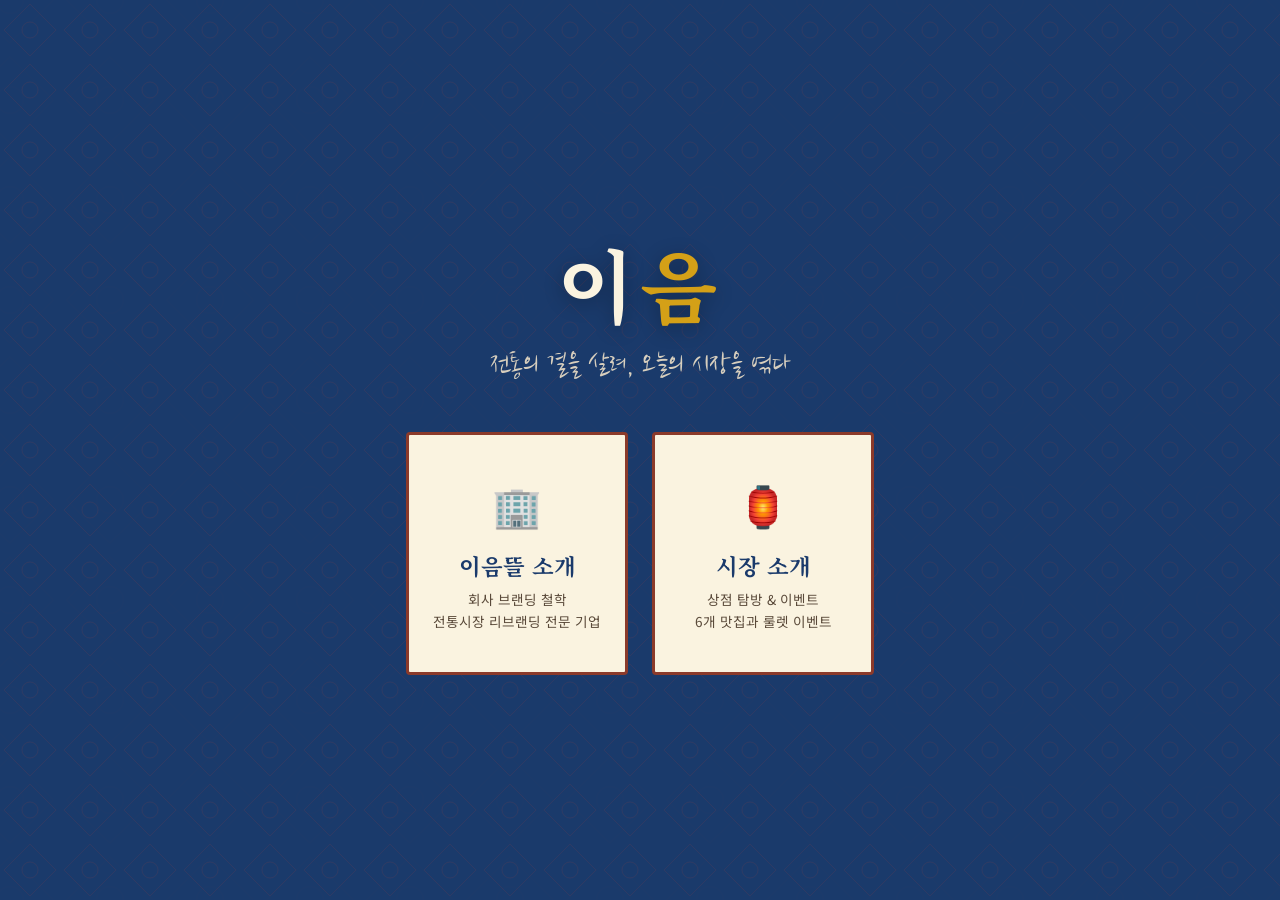
<file: 아이고/index.html>
<!DOCTYPE html>
<html lang="ko">
<head>
  <meta charset="UTF-8">
  <meta name="viewport" content="width=device-width, initial-scale=1.0">
  <title>이음 시장 — 전통과 오늘을 잇다</title>
  <meta name="description" content="이음뜰과 이음 시장. 전통시장 리브랜딩 프로젝트">
  <link rel="preconnect" href="https://fonts.googleapis.com">
  <link rel="preconnect" href="https://fonts.gstatic.com" crossorigin>
  <link href="https://fonts.googleapis.com/css2?family=Nanum+Brush+Script&family=Noto+Sans+KR:wght@400;500;700&family=Noto+Serif+KR:wght@400;700&display=swap" rel="stylesheet">
  <link rel="stylesheet" href="styles.css">
</head>
<body class="dancheong-bg">
  <div class="landing">
    <div class="landing__pattern-spin" aria-hidden="true"></div>

    <div class="landing__content">
      <h1 class="landing__logo">이<span>음</span></h1>
      <p class="landing__tagline">전통의 결을 살려, 오늘의 시장을 엮다</p>

      <div class="landing__cards">
        <a href="company.html" class="landing__card" data-transition>
          <div class="landing__card-icon">🏢</div>
          <h2 class="landing__card-title">이음뜰 소개</h2>
          <p class="landing__card-desc">회사 브랜딩 철학<br>전통시장 리브랜딩 전문 기업</p>
        </a>

        <a href="market.html" class="landing__card" data-transition>
          <div class="landing__card-icon">🏮</div>
          <h2 class="landing__card-title">시장 소개</h2>
          <p class="landing__card-desc">상점 탐방 &amp; 이벤트<br>6개 맛집과 룰렛 이벤트</p>
        </a>
      </div>
    </div>
  </div>

  <script src="js/common.js"></script>
</body>
</html>
</file>
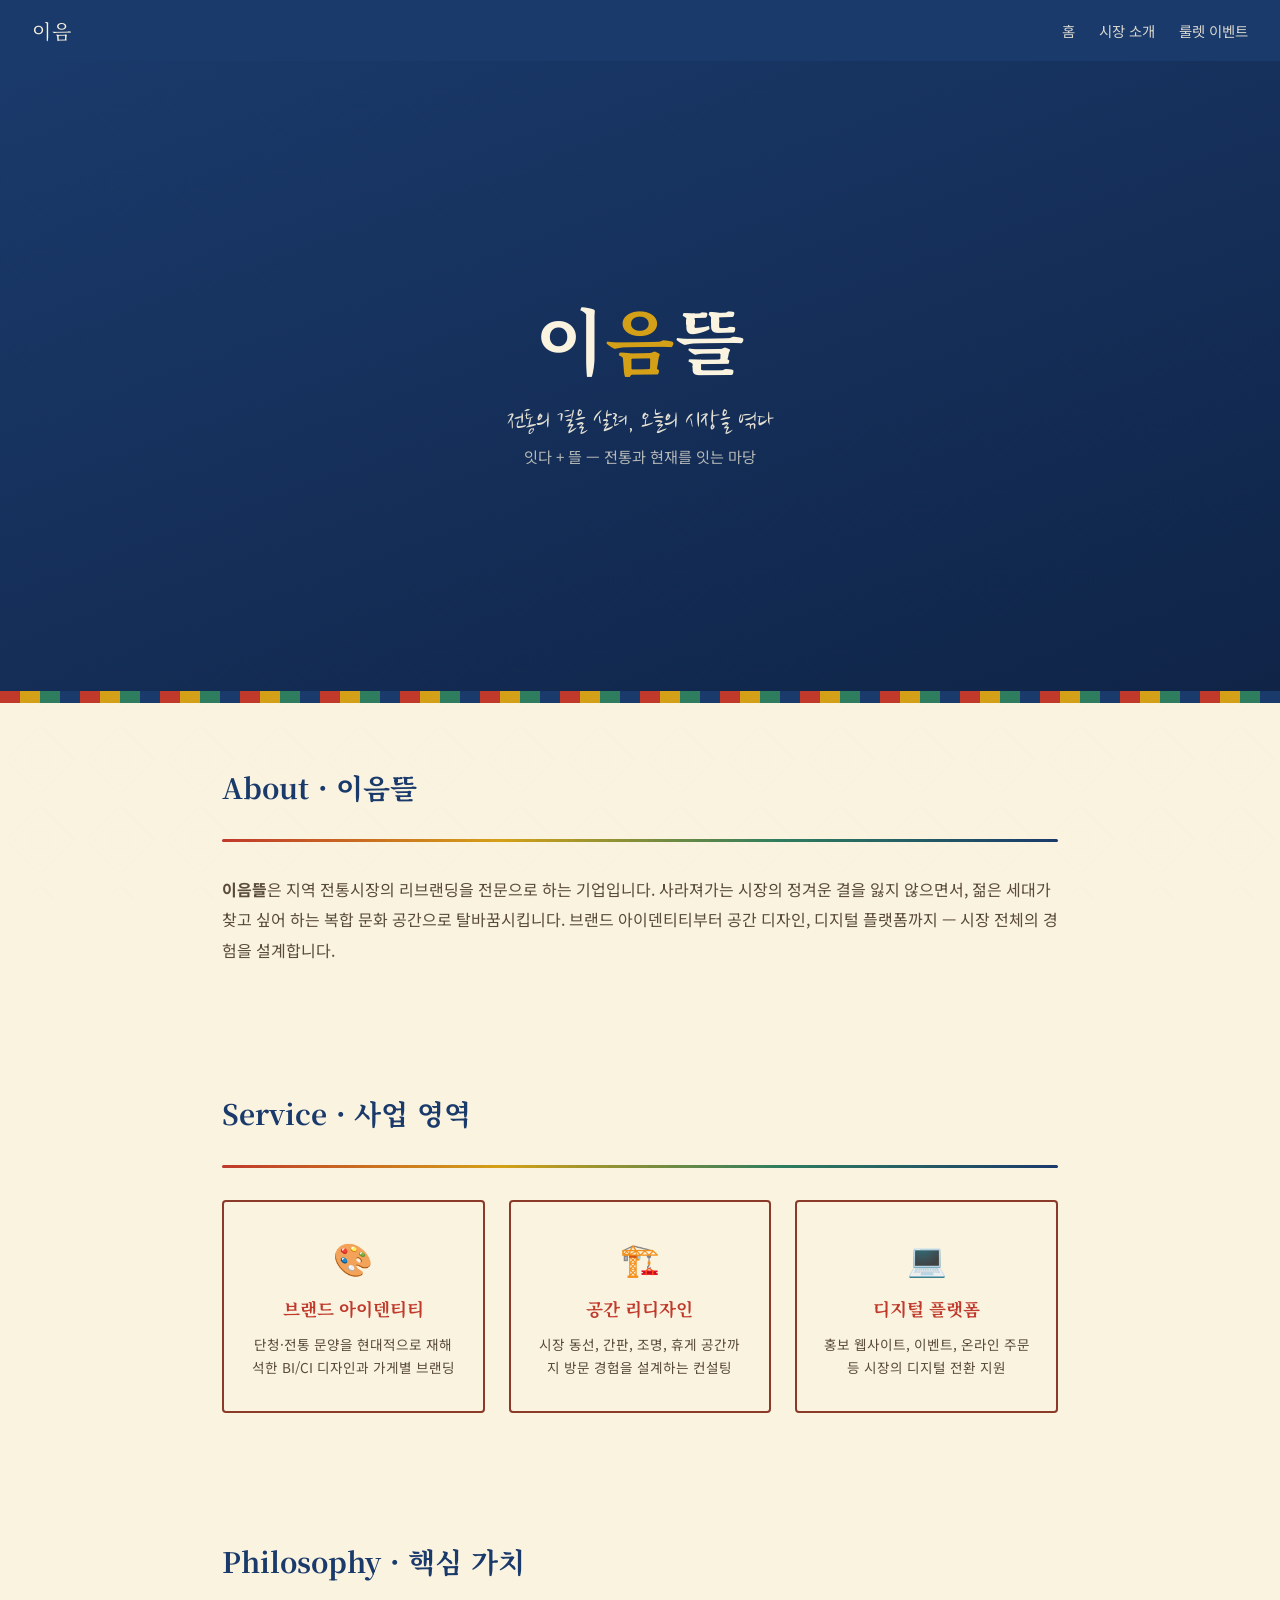
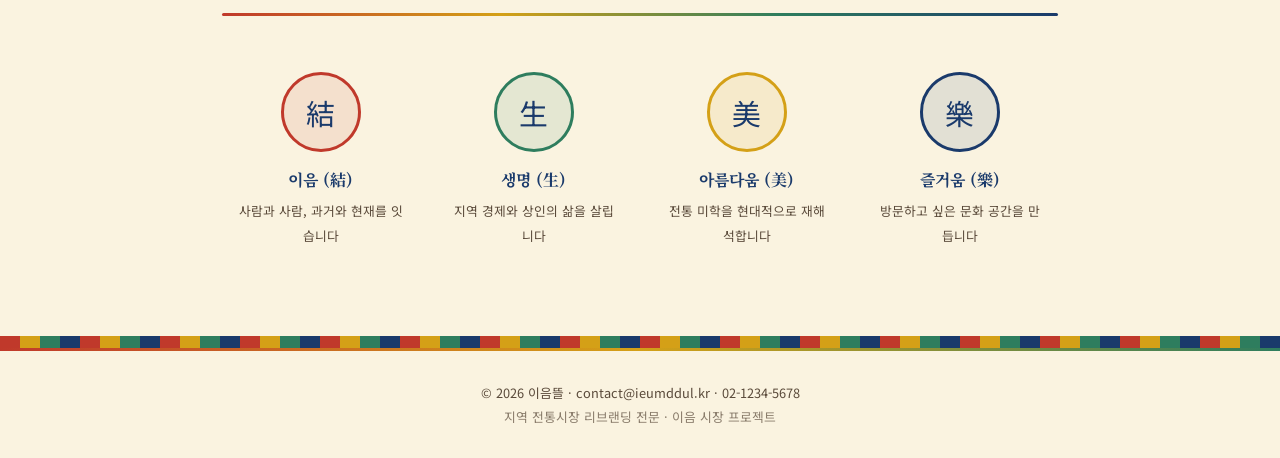
<file: 아이고/company.html>
<!DOCTYPE html>
<html lang="ko">
<head>
  <meta charset="UTF-8">
  <meta name="viewport" content="width=device-width, initial-scale=1.0">
  <title>이음뜰 — 전통시장 리브랜딩</title>
  <link rel="preconnect" href="https://fonts.googleapis.com">
  <link rel="preconnect" href="https://fonts.gstatic.com" crossorigin>
  <link href="https://fonts.googleapis.com/css2?family=Nanum+Brush+Script&family=Noto+Sans+KR:wght@400;500;700&family=Noto+Serif+KR:wght@400;700&display=swap" rel="stylesheet">
  <link rel="stylesheet" href="styles.css">
</head>
<body>
  <div class="dancheong-watermark" aria-hidden="true"></div>

  <nav class="nav">
    <a href="index.html" class="nav__logo" data-transition>이음</a>
    <div class="nav__links">
      <a href="index.html" data-transition>홈</a>
      <a href="market.html" data-transition>시장 소개</a>
      <a href="roulette.html" data-transition>룰렛 이벤트</a>
    </div>
  </nav>

  <section class="hero-company">
    <div class="hero-company__pattern" aria-hidden="true"></div>
    <div class="hero-company__content fade-in">
      <h1>이<span>음</span>뜰</h1>
      <p class="hero-company__slogan">전통의 결을 살려, 오늘의 시장을 엮다</p>
      <p class="hero-company__sub">잇다 + 뜰 — 전통과 현재를 잇는 마당</p>
    </div>
  </section>

  <div class="dancheong-band"></div>

  <section class="section fade-in">
    <h2>About · 이음뜰</h2>
    <div class="dancheong-divider"></div>
    <p>
      <strong>이음뜰</strong>은 지역 전통시장의 리브랜딩을 전문으로 하는 기업입니다.
      사라져가는 시장의 정겨운 결을 잃지 않으면서, 젊은 세대가 찾고 싶어 하는
      복합 문화 공간으로 탈바꿈시킵니다. 브랜드 아이덴티티부터 공간 디자인,
      디지털 플랫폼까지 — 시장 전체의 경험을 설계합니다.
    </p>
  </section>

  <section class="section fade-in">
    <h2>Service · 사업 영역</h2>
    <div class="dancheong-divider"></div>
    <div class="service-grid">
      <div class="service-card">
        <div class="service-card__icon">🎨</div>
        <h3>브랜드 아이덴티티</h3>
        <p>단청·전통 문양을 현대적으로 재해석한 BI/CI 디자인과 가게별 브랜딩</p>
      </div>
      <div class="service-card">
        <div class="service-card__icon">🏗️</div>
        <h3>공간 리디자인</h3>
        <p>시장 동선, 간판, 조명, 휴게 공간까지 방문 경험을 설계하는 컨설팅</p>
      </div>
      <div class="service-card">
        <div class="service-card__icon">💻</div>
        <h3>디지털 플랫폼</h3>
        <p>홍보 웹사이트, 이벤트, 온라인 주문 등 시장의 디지털 전환 지원</p>
      </div>
    </div>
  </section>

  <section class="section fade-in">
    <h2>Philosophy · 핵심 가치</h2>
    <div class="dancheong-divider"></div>
    <div class="philosophy">
      <div class="philosophy-item">
        <div class="philosophy-item__circle">結</div>
        <h4>이음 (結)</h4>
        <p>사람과 사람, 과거와 현재를 잇습니다</p>
      </div>
      <div class="philosophy-item">
        <div class="philosophy-item__circle">生</div>
        <h4>생명 (生)</h4>
        <p>지역 경제와 상인의 삶을 살립니다</p>
      </div>
      <div class="philosophy-item">
        <div class="philosophy-item__circle">美</div>
        <h4>아름다움 (美)</h4>
        <p>전통 미학을 현대적으로 재해석합니다</p>
      </div>
      <div class="philosophy-item">
        <div class="philosophy-item__circle">樂</div>
        <h4>즐거움 (樂)</h4>
        <p>방문하고 싶은 문화 공간을 만듭니다</p>
      </div>
    </div>
  </section>

  <div class="dancheong-band"></div>

  <footer class="footer">
    <p>&copy; 2026 이음뜰 · contact@ieumddul.kr · 02-1234-5678</p>
    <p class="footer__sub">지역 전통시장 리브랜딩 전문 · 이음 시장 프로젝트</p>
  </footer>

  <script src="js/common.js"></script>
</body>
</html>
</file>
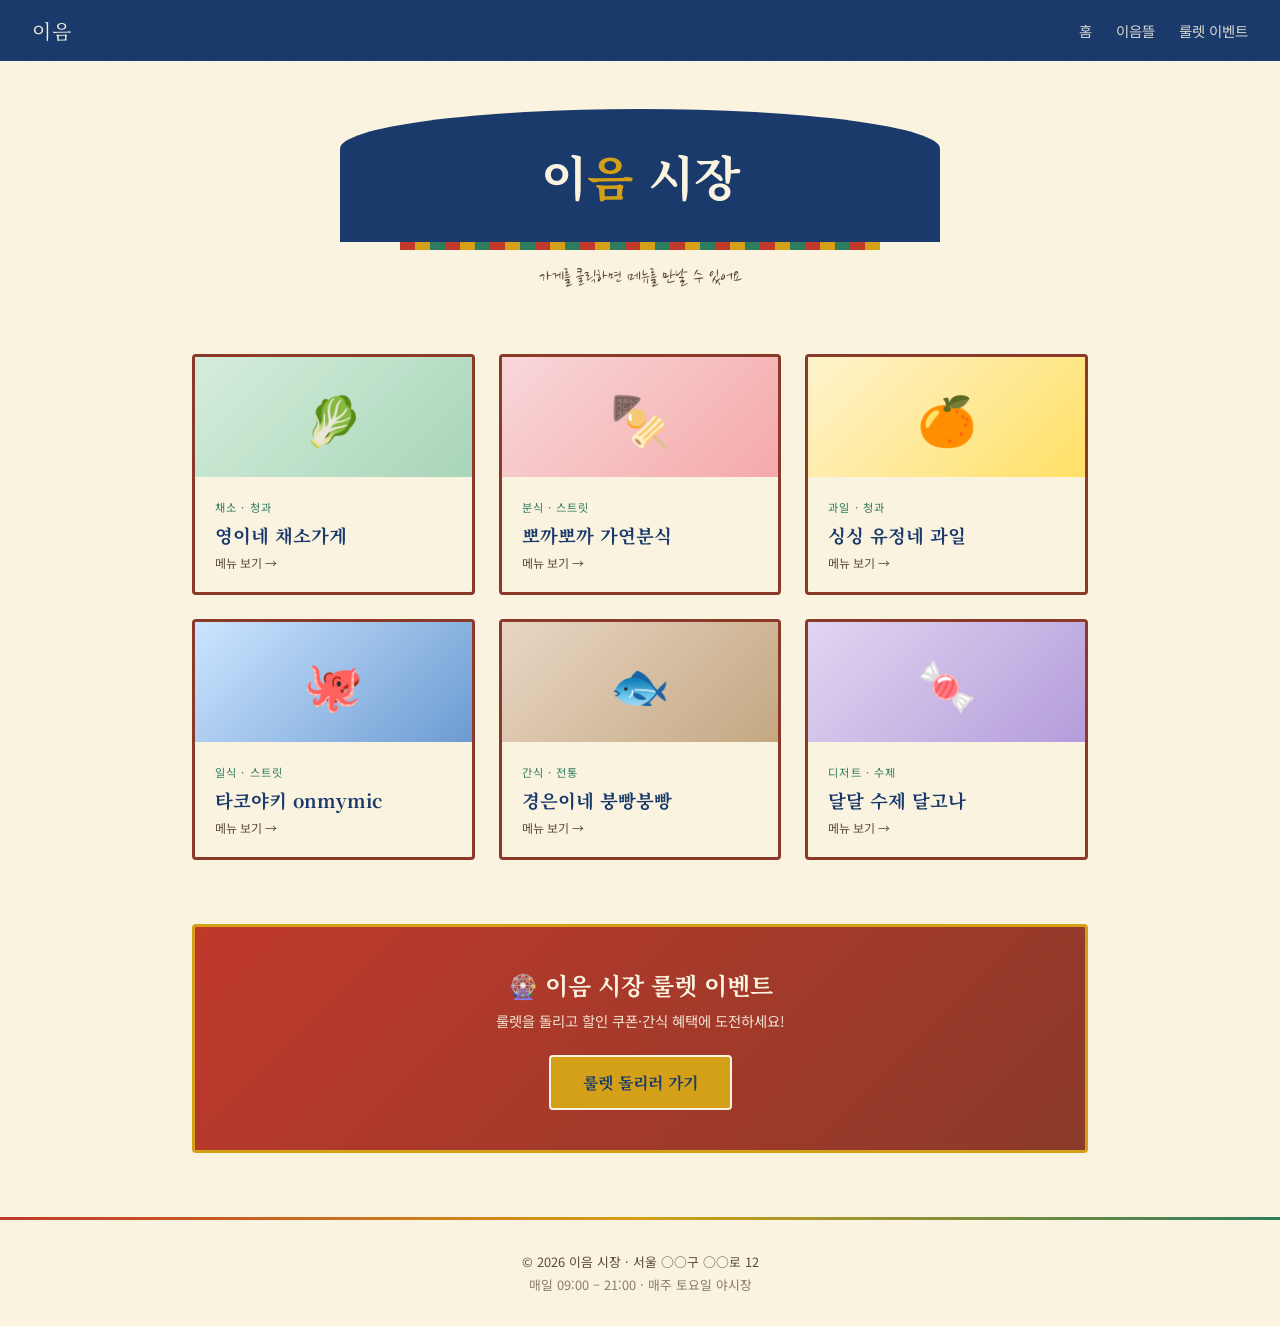
<file: 아이고/market.html>
<!DOCTYPE html>
<html lang="ko">
<head>
  <meta charset="UTF-8">
  <meta name="viewport" content="width=device-width, initial-scale=1.0">
  <title>이음 시장 — 상점 탐방</title>
  <link rel="preconnect" href="https://fonts.googleapis.com">
  <link rel="preconnect" href="https://fonts.gstatic.com" crossorigin>
  <link href="https://fonts.googleapis.com/css2?family=Nanum+Brush+Script&family=Noto+Sans+KR:wght@400;500;700&family=Noto+Serif+KR:wght@400;700&display=swap" rel="stylesheet">
  <link rel="stylesheet" href="styles.css">
</head>
<body>
  <div class="dancheong-watermark" aria-hidden="true"></div>

  <nav class="nav">
    <a href="index.html" class="nav__logo" data-transition>이음</a>
    <div class="nav__links">
      <a href="index.html" data-transition>홈</a>
      <a href="company.html" data-transition>이음뜰</a>
      <a href="roulette.html" data-transition>룰렛 이벤트</a>
    </div>
  </nav>

  <header class="market-header fade-in">
    <div class="market-header__arch">
      <h1>이<span>음</span> 시장</h1>
    </div>
    <p class="market-header__tagline">가게를 클릭하면 메뉴를 만날 수 있어요</p>
  </header>

  <main>
    <div class="shop-grid">
      <button class="shop-card shop-card--green fade-in" data-shop="vegetable">
        <div class="shop-card__visual">🥬</div>
        <div class="shop-card__body">
          <span class="shop-card__category">채소 · 청과</span>
          <h2 class="shop-card__title">영이네 채소가게</h2>
          <span class="shop-card__hint">메뉴 보기 →</span>
        </div>
      </button>

      <button class="shop-card shop-card--red fade-in" data-shop="bunsik">
        <div class="shop-card__visual">🍢</div>
        <div class="shop-card__body">
          <span class="shop-card__category">분식 · 스트릿</span>
          <h2 class="shop-card__title">뽀까뽀까 가연분식</h2>
          <span class="shop-card__hint">메뉴 보기 →</span>
        </div>
      </button>

      <button class="shop-card shop-card--yellow fade-in" data-shop="fruit">
        <div class="shop-card__visual">🍊</div>
        <div class="shop-card__body">
          <span class="shop-card__category">과일 · 청과</span>
          <h2 class="shop-card__title">싱싱 유정네 과일</h2>
          <span class="shop-card__hint">메뉴 보기 →</span>
        </div>
      </button>

      <button class="shop-card shop-card--navy fade-in" data-shop="takoyaki">
        <div class="shop-card__visual">🐙</div>
        <div class="shop-card__body">
          <span class="shop-card__category">일식 · 스트릿</span>
          <h2 class="shop-card__title">타코야키 onmymic</h2>
          <span class="shop-card__hint">메뉴 보기 →</span>
        </div>
      </button>

      <button class="shop-card shop-card--brown fade-in" data-shop="bungeoppang">
        <div class="shop-card__visual">🐟</div>
        <div class="shop-card__body">
          <span class="shop-card__category">간식 · 전통</span>
          <h2 class="shop-card__title">경은이네 붕빵붕빵</h2>
          <span class="shop-card__hint">메뉴 보기 →</span>
        </div>
      </button>

      <button class="shop-card shop-card--purple fade-in" data-shop="dalgona">
        <div class="shop-card__visual">🍬</div>
        <div class="shop-card__body">
          <span class="shop-card__category">디저트 · 수제</span>
          <h2 class="shop-card__title">달달 수제 달고나</h2>
          <span class="shop-card__hint">메뉴 보기 →</span>
        </div>
      </button>
    </div>

    <section class="roulette-banner fade-in">
      <div class="roulette-banner__inner">
        <h2>🎡 이음 시장 룰렛 이벤트</h2>
        <p>룰렛을 돌리고 할인 쿠폰·간식 혜택에 도전하세요!</p>
        <a href="roulette.html" class="btn-dancheong" data-transition>룰렛 돌리러 가기</a>
      </div>
    </section>
  </main>

  <dialog class="menu-modal" id="menuModal">
    <div class="menu-modal__inner">
      <button class="menu-modal__close" id="closeModal" aria-label="닫기">&times;</button>
      <div class="menu-modal__header">
        <span class="menu-modal__category" id="modalCategory"></span>
        <h2 class="menu-modal__title" id="modalTitle"></h2>
        <p class="menu-modal__desc" id="modalDesc"></p>
      </div>
      <ul class="menu-modal__list" id="modalMenu"></ul>
      <div class="menu-modal__footer">
        <span class="menu-modal__hours" id="modalHours"></span>
        <span class="menu-modal__location">이음 시장 B동 1층</span>
      </div>
    </div>
  </dialog>

  <footer class="footer">
    <p>&copy; 2026 이음 시장 · 서울 ○○구 ○○로 12</p>
    <p class="footer__sub">매일 09:00 – 21:00 · 매주 토요일 야시장</p>
  </footer>

  <script src="js/shops.js"></script>
  <script src="js/market.js"></script>
  <script src="js/common.js"></script>
</body>
</html>
</file>
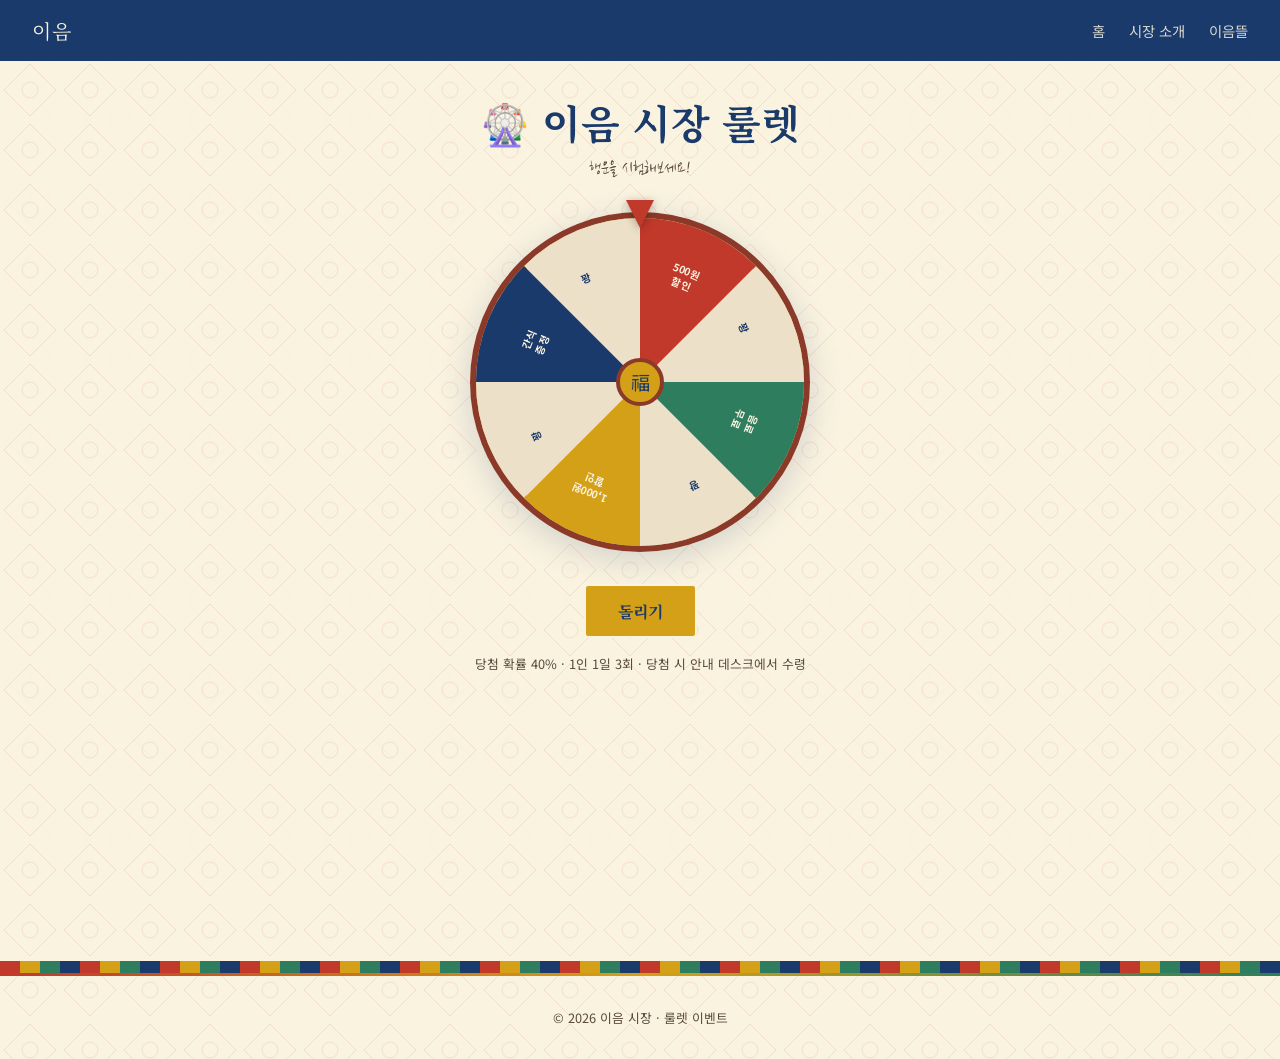
<file: 아이고/roulette.html>
<!DOCTYPE html>
<html lang="ko">
<head>
  <meta charset="UTF-8">
  <meta name="viewport" content="width=device-width, initial-scale=1.0">
  <title>룰렛 이벤트 — 이음 시장</title>
  <link rel="preconnect" href="https://fonts.googleapis.com">
  <link rel="preconnect" href="https://fonts.gstatic.com" crossorigin>
  <link href="https://fonts.googleapis.com/css2?family=Nanum+Brush+Script&family=Noto+Sans+KR:wght@400;500;700&family=Noto+Serif+KR:wght@400;700&display=swap" rel="stylesheet">
  <link rel="stylesheet" href="styles.css">
</head>
<body class="dancheong-bg--light">
  <div class="dancheong-watermark" aria-hidden="true"></div>
  <canvas id="confettiCanvas" aria-hidden="true"></canvas>

  <nav class="nav">
    <a href="index.html" class="nav__logo" data-transition>이음</a>
    <div class="nav__links">
      <a href="index.html" data-transition>홈</a>
      <a href="market.html" data-transition>시장 소개</a>
      <a href="company.html" data-transition>이음뜰</a>
    </div>
  </nav>

  <main class="roulette-page">
    <h1>🎡 이음 시장 룰렛</h1>
    <p class="roulette-page__sub">행운을 시험해보세요!</p>

    <div class="roulette-container">
      <div class="roulette-pointer" aria-hidden="true"></div>
      <div class="roulette-wheel" id="rouletteWheel" role="img" aria-label="룰렛"></div>
      <div class="roulette-center" aria-hidden="true">福</div>
    </div>

    <button class="btn-dancheong" id="spinBtn">돌리기</button>
    <p class="roulette-note">당첨 확률 40% · 1인 1일 3회 · 당첨 시 안내 데스크에서 수령</p>
  </main>

  <dialog class="result-modal" id="resultModal">
    <div class="result-modal__inner">
      <div class="result-modal__icon" id="resultIcon">🎉</div>
      <h2 class="result-modal__title" id="resultTitle"></h2>
      <p class="result-modal__message" id="resultMessage"></p>
      <button class="btn-dancheong" id="closeResult">확인</button>
    </div>
  </dialog>

  <div class="dancheong-band"></div>

  <footer class="footer">
    <p>&copy; 2026 이음 시장 · 룰렛 이벤트</p>
  </footer>

  <script src="js/roulette.js"></script>
  <script src="js/common.js"></script>
</body>
</html>
</file>
<file: 아이고/styles.css>
/* ===== 이음 시장 · 단청 디자인 시스템 ===== */

:root {
  --danju: #C0392B;
  --noerok: #2E7D5E;
  --hwangto: #D4A017;
  --guncheong: #1A3A6B;
  --seokganju: #8B3A2A;
  --ivory: #FAF3E0;
  --ivory-dark: #EDE0C8;
  --text: #1A3A6B;
  --text-muted: #5a4a3a;
  --shadow: rgba(26, 58, 107, 0.18);
  --font-serif: 'Noto Serif KR', 'Nanum Myeongjo', serif;
  --font-body: 'Noto Sans KR', sans-serif;
  --font-brush: 'Nanum Brush Script', cursive;
  --pattern-dancheong: url("data:image/svg+xml,%3Csvg width='60' height='60' viewBox='0 0 60 60' xmlns='http://www.w3.org/2000/svg'%3E%3Cg fill='none' stroke='%23C0392B' stroke-width='0.8' opacity='0.15'%3E%3Cpolygon points='30,4 56,30 30,56 4,30'/%3E%3Ccircle cx='30' cy='30' r='8'/%3E%3C/g%3E%3C/svg%3E");
  --pattern-lotus: url("data:image/svg+xml,%3Csvg width='80' height='40' viewBox='0 0 80 40' xmlns='http://www.w3.org/2000/svg'%3E%3Cpath d='M0 20 Q20 0 40 20 Q60 40 80 20' fill='none' stroke='%232E7D5E' stroke-width='1' opacity='0.12'/%3E%3C/svg%3E");
}

*, *::before, *::after { box-sizing: border-box; margin: 0; padding: 0; }

html { scroll-behavior: smooth; }

body {
  font-family: var(--font-body);
  background: var(--ivory);
  color: var(--text);
  min-height: 100vh;
  overflow-x: hidden;
}

body.page-leaving { opacity: 0; transition: opacity 0.4s ease; }

a { color: inherit; text-decoration: none; }

/* ===== 단청 패턴 & 장식 ===== */
.dancheong-bg {
  background-color: var(--guncheong);
  background-image: var(--pattern-dancheong);
  background-size: 60px 60px;
}

.dancheong-bg--light {
  background-color: var(--ivory);
  background-image: var(--pattern-dancheong);
}

.dancheong-watermark {
  position: fixed;
  inset: 0;
  pointer-events: none;
  z-index: 0;
  opacity: 0.06;
  background-image: var(--pattern-dancheong);
  background-size: 80px 80px;
}

.dancheong-band {
  height: 12px;
  background: repeating-linear-gradient(
    90deg,
    var(--danju) 0, var(--danju) 20px,
    var(--hwangto) 20px, var(--hwangto) 40px,
    var(--noerok) 40px, var(--noerok) 60px,
    var(--guncheong) 60px, var(--guncheong) 80px
  );
}

.dancheong-divider {
  height: 3px;
  background: linear-gradient(90deg, var(--danju), var(--hwangto), var(--noerok), var(--guncheong));
  margin: 2rem 0;
  border-radius: 2px;
}

/* ===== Fade-in ===== */
.fade-in {
  opacity: 0;
  transform: translateY(24px);
  transition: opacity 0.7s ease, transform 0.7s ease;
}
.fade-in.is-visible { opacity: 1; transform: translateY(0); }

/* ===== Landing ===== */
.landing {
  min-height: 100vh;
  display: flex;
  flex-direction: column;
  align-items: center;
  justify-content: center;
  position: relative;
  overflow: hidden;
}

.landing__pattern-spin {
  position: absolute;
  inset: -50%;
  background-image: var(--pattern-dancheong);
  background-size: 100px 100px;
  opacity: 0.08;
  animation: patternSpin 120s linear infinite;
}

@keyframes patternSpin {
  from { transform: rotate(0deg); }
  to { transform: rotate(360deg); }
}

.landing__content {
  position: relative;
  z-index: 2;
  text-align: center;
  padding: 2rem;
  max-width: 900px;
}

.landing__logo {
  font-family: var(--font-serif);
  font-size: clamp(3rem, 10vw, 5rem);
  color: var(--ivory);
  letter-spacing: 0.08em;
  text-shadow: 0 4px 20px rgba(0,0,0,0.3);
  margin-bottom: 0.5rem;
}

.landing__logo span { color: var(--hwangto); }

.landing__tagline {
  font-family: var(--font-brush);
  font-size: clamp(1.2rem, 3vw, 1.8rem);
  color: var(--ivory-dark);
  margin-bottom: 3rem;
  opacity: 0.9;
}

.landing__cards {
  display: grid;
  grid-template-columns: repeat(2, 1fr);
  gap: 1.5rem;
}

.landing__card {
  background: var(--ivory);
  border: 3px solid var(--seokganju);
  border-radius: 4px;
  padding: 2.5rem 1.5rem;
  cursor: pointer;
  transition: transform 0.3s cubic-bezier(0.34,1.56,0.64,1), box-shadow 0.3s, border-color 0.3s;
  text-align: center;
  position: relative;
  overflow: hidden;
}

.landing__card::before {
  content: '';
  position: absolute;
  inset: 0;
  background: var(--pattern-dancheong);
  opacity: 0;
  transition: opacity 0.3s;
}

.landing__card:hover {
  transform: scale(1.05);
  border-color: var(--hwangto);
  box-shadow: 0 0 30px rgba(212,160,23,0.4), 0 12px 40px var(--shadow);
}

.landing__card:hover::before { opacity: 0.06; }

.landing__card-icon { font-size: 2.5rem; margin-bottom: 1rem; }

.landing__card-title {
  font-family: var(--font-serif);
  font-size: 1.4rem;
  color: var(--guncheong);
  margin-bottom: 0.5rem;
}

.landing__card-desc {
  font-size: 0.85rem;
  color: var(--text-muted);
  line-height: 1.6;
}

/* ===== Nav ===== */
.nav {
  display: flex;
  align-items: center;
  justify-content: space-between;
  padding: 1rem 2rem;
  background: var(--guncheong);
  color: var(--ivory);
  position: sticky;
  top: 0;
  z-index: 100;
}

.nav__logo {
  font-family: var(--font-serif);
  font-size: 1.25rem;
  letter-spacing: 0.05em;
}

.nav__links { display: flex; gap: 1.5rem; font-size: 0.9rem; }
.nav__links a { opacity: 0.85; transition: opacity 0.2s; }
.nav__links a:hover { opacity: 1; color: var(--hwangto); }

/* ===== Company Page ===== */
.hero-company {
  min-height: 70vh;
  display: flex;
  align-items: center;
  justify-content: center;
  text-align: center;
  position: relative;
  background: linear-gradient(160deg, var(--guncheong) 0%, #0f2447 100%);
  color: var(--ivory);
  padding: 4rem 2rem;
}

.hero-company__pattern {
  position: absolute;
  inset: 0;
  background-image: var(--pattern-dancheong);
  background-size: 80px 80px;
  opacity: 0.1;
}

.hero-company__content { position: relative; z-index: 1; }

.hero-company h1 {
  font-family: var(--font-serif);
  font-size: clamp(2.5rem, 8vw, 4.5rem);
  margin-bottom: 1rem;
}

.hero-company h1 span { color: var(--hwangto); }

.hero-company__slogan {
  font-family: var(--font-brush);
  font-size: clamp(1.2rem, 3vw, 1.6rem);
  opacity: 0.9;
  margin-bottom: 0.5rem;
}

.hero-company__sub { font-size: 0.95rem; opacity: 0.7; }

.section {
  max-width: 900px;
  margin: 0 auto;
  padding: 4rem 2rem;
}

.section h2 {
  font-family: var(--font-serif);
  font-size: 1.75rem;
  color: var(--guncheong);
  margin-bottom: 1.5rem;
}

.section p { line-height: 1.9; color: var(--text-muted); }

.service-grid {
  display: grid;
  grid-template-columns: repeat(3, 1fr);
  gap: 1.5rem;
  margin-top: 2rem;
}

.service-card {
  background: var(--ivory);
  border: 2px solid var(--seokganju);
  padding: 2rem 1.5rem;
  text-align: center;
  border-radius: 4px;
  transition: transform 0.3s, box-shadow 0.3s;
}

.service-card:hover {
  transform: translateY(-4px);
  box-shadow: 0 8px 24px var(--shadow);
}

.service-card__icon { font-size: 2rem; margin-bottom: 1rem; }

.service-card h3 {
  font-family: var(--font-serif);
  font-size: 1.1rem;
  color: var(--danju);
  margin-bottom: 0.75rem;
}

.service-card p { font-size: 0.85rem; line-height: 1.7; }

.philosophy {
  display: grid;
  grid-template-columns: repeat(4, 1fr);
  gap: 1rem;
  margin-top: 2rem;
}

.philosophy-item {
  text-align: center;
  padding: 1.5rem 1rem;
}

.philosophy-item__circle {
  width: 80px;
  height: 80px;
  border-radius: 50%;
  margin: 0 auto 1rem;
  display: flex;
  align-items: center;
  justify-content: center;
  font-size: 1.8rem;
  border: 3px solid;
}

.philosophy-item:nth-child(1) .philosophy-item__circle { border-color: var(--danju); background: rgba(192,57,43,0.1); }
.philosophy-item:nth-child(2) .philosophy-item__circle { border-color: var(--noerok); background: rgba(46,125,94,0.1); }
.philosophy-item:nth-child(3) .philosophy-item__circle { border-color: var(--hwangto); background: rgba(212,160,23,0.1); }
.philosophy-item:nth-child(4) .philosophy-item__circle { border-color: var(--guncheong); background: rgba(26,58,107,0.1); }

.philosophy-item h4 {
  font-family: var(--font-serif);
  font-size: 1rem;
  color: var(--guncheong);
  margin-bottom: 0.5rem;
}

.philosophy-item p { font-size: 0.8rem; }

/* ===== Market Page ===== */
.market-header {
  text-align: center;
  padding: 3rem 2rem 2rem;
  position: relative;
}

.market-header__arch {
  max-width: 600px;
  margin: 0 auto 1.5rem;
  padding: 2rem;
  background: var(--guncheong);
  color: var(--ivory);
  border-radius: 50% 50% 0 0 / 30% 30% 0 0;
  position: relative;
}

.market-header__arch::after {
  content: '';
  position: absolute;
  bottom: -8px;
  left: 10%;
  right: 10%;
  height: 8px;
  background: repeating-linear-gradient(90deg, var(--danju), var(--danju) 15px, var(--hwangto) 15px, var(--hwangto) 30px, var(--noerok) 30px, var(--noerok) 45px);
}

.market-header h1 {
  font-family: var(--font-serif);
  font-size: clamp(2rem, 6vw, 3rem);
}

.market-header h1 span { color: var(--hwangto); }

.market-header__tagline {
  font-family: var(--font-brush);
  font-size: 1.2rem;
  color: var(--text-muted);
  margin-top: 1rem;
}

.shop-grid {
  display: grid;
  grid-template-columns: repeat(3, 1fr);
  gap: 1.5rem;
  max-width: 960px;
  margin: 0 auto;
  padding: 2rem;
}

.shop-card {
  background: var(--ivory);
  border: 3px solid var(--seokganju);
  border-radius: 4px;
  padding: 0;
  cursor: pointer;
  transition: transform 0.3s cubic-bezier(0.34,1.56,0.64,1), box-shadow 0.3s;
  overflow: hidden;
  text-align: left;
  font-family: inherit;
  color: inherit;
}

.shop-card:hover {
  transform: translateY(-8px);
  box-shadow: 0 16px 40px var(--shadow);
}

.shop-card__visual {
  height: 120px;
  display: flex;
  align-items: center;
  justify-content: center;
  font-size: 3rem;
  position: relative;
}

.shop-card__visual::after {
  content: '';
  position: absolute;
  inset: 0;
  background: var(--pattern-dancheong);
  opacity: 0;
  transition: opacity 0.3s;
}

.shop-card:hover .shop-card__visual::after { opacity: 0.12; }

.shop-card--green .shop-card__visual { background: linear-gradient(135deg, #d4edda, #a8d5ba); }
.shop-card--red .shop-card__visual { background: linear-gradient(135deg, #f8d7da, #f5a9a9); }
.shop-card--yellow .shop-card__visual { background: linear-gradient(135deg, #fff3cd, #ffe066); }
.shop-card--navy .shop-card__visual { background: linear-gradient(135deg, #cce5ff, #6c9bd2); }
.shop-card--brown .shop-card__visual { background: linear-gradient(135deg, #e8d5c4, #c4a882); }
.shop-card--purple .shop-card__visual { background: linear-gradient(135deg, #e2d5f1, #b39ddb); }

.shop-card__body { padding: 1.25rem; }

.shop-card__category {
  font-size: 0.7rem;
  letter-spacing: 0.1em;
  color: var(--noerok);
  text-transform: uppercase;
}

.shop-card__title {
  font-family: var(--font-serif);
  font-size: 1.15rem;
  color: var(--guncheong);
  margin: 0.35rem 0;
}

.shop-card__hint {
  font-size: 0.75rem;
  color: var(--text-muted);
}

.roulette-banner {
  max-width: 960px;
  margin: 2rem auto 4rem;
  padding: 0 2rem;
}

.roulette-banner__inner {
  background: linear-gradient(135deg, var(--danju), var(--seokganju));
  color: var(--ivory);
  padding: 2.5rem;
  border-radius: 4px;
  text-align: center;
  border: 3px solid var(--hwangto);
  position: relative;
  overflow: hidden;
}

.roulette-banner__inner::before {
  content: '';
  position: absolute;
  inset: 0;
  background: var(--pattern-dancheong);
  opacity: 0.1;
}

.roulette-banner h2 {
  font-family: var(--font-serif);
  font-size: 1.5rem;
  margin-bottom: 0.5rem;
  position: relative;
}

.roulette-banner p {
  font-size: 0.9rem;
  opacity: 0.9;
  margin-bottom: 1.5rem;
  position: relative;
}

.btn-dancheong {
  display: inline-block;
  background: var(--hwangto);
  color: var(--guncheong);
  font-family: var(--font-serif);
  font-weight: 700;
  padding: 0.85rem 2rem;
  border: 2px solid var(--ivory);
  border-radius: 4px;
  cursor: pointer;
  transition: transform 0.2s, box-shadow 0.2s;
  position: relative;
  font-size: 1rem;
}

.btn-dancheong:hover {
  transform: scale(1.05);
  box-shadow: 0 0 20px rgba(212,160,23,0.5);
}

/* ===== Menu Modal ===== */
.menu-modal {
  border: none;
  padding: 0;
  background: transparent;
  max-width: 480px;
  width: 92%;
}

.menu-modal::backdrop {
  background: rgba(26, 58, 107, 0.7);
  backdrop-filter: blur(4px);
}

.menu-modal__inner {
  background: var(--ivory);
  border: 4px solid var(--seokganju);
  border-radius: 4px;
  padding: 2rem;
  position: relative;
  box-shadow: 8px 8px 0 var(--guncheong);
  animation: modalPop 0.35s cubic-bezier(0.34, 1.56, 0.64, 1);
}

.menu-modal__inner--green { box-shadow: 8px 8px 0 var(--noerok); }
.menu-modal__inner--red { box-shadow: 8px 8px 0 var(--danju); }
.menu-modal__inner--yellow { box-shadow: 8px 8px 0 var(--hwangto); }
.menu-modal__inner--navy { box-shadow: 8px 8px 0 var(--guncheong); }
.menu-modal__inner--brown { box-shadow: 8px 8px 0 var(--seokganju); }
.menu-modal__inner--purple { box-shadow: 8px 8px 0 #7b5ea7; }

@keyframes modalPop {
  from { transform: scale(0.9) translateY(20px); opacity: 0; }
  to { transform: scale(1) translateY(0); opacity: 1; }
}

.menu-modal__close {
  position: absolute;
  top: 0.75rem;
  right: 1rem;
  background: none;
  border: none;
  font-size: 2rem;
  cursor: pointer;
  color: var(--guncheong);
  line-height: 1;
}

.menu-modal__category {
  font-size: 0.7rem;
  letter-spacing: 0.15em;
  color: var(--noerok);
}

.menu-modal__title {
  font-family: var(--font-serif);
  font-size: 1.75rem;
  color: var(--guncheong);
  margin: 0.25rem 0 0.5rem;
}

.menu-modal__desc {
  font-size: 0.9rem;
  color: var(--text-muted);
  line-height: 1.7;
  margin-bottom: 1.5rem;
}

.menu-modal__list {
  list-style: none;
  border-top: 2px solid var(--seokganju);
  border-bottom: 2px solid var(--seokganju);
  padding: 1rem 0;
}

.menu-modal__list li {
  display: flex;
  justify-content: space-between;
  align-items: baseline;
  padding: 0.6rem 0;
  border-bottom: 1px dashed rgba(139,58,42,0.25);
}

.menu-modal__list li:last-child { border-bottom: none; }

.menu-item__name { font-weight: 700; font-size: 0.95rem; }

.menu-item__tag {
  font-size: 0.6rem;
  background: var(--hwangto);
  color: var(--guncheong);
  padding: 0.15rem 0.4rem;
  border-radius: 2px;
  margin-left: 0.4rem;
}

.menu-item__price {
  font-size: 0.85rem;
  color: var(--danju);
  font-weight: 700;
  white-space: nowrap;
}

.menu-modal__footer {
  display: flex;
  justify-content: space-between;
  margin-top: 1rem;
  font-size: 0.75rem;
  color: var(--text-muted);
}

/* ===== Roulette Page ===== */
.roulette-page {
  min-height: 100vh;
  display: flex;
  flex-direction: column;
  align-items: center;
  padding: 2rem;
  position: relative;
}

.roulette-page h1 {
  font-family: var(--font-serif);
  font-size: clamp(1.75rem, 5vw, 2.5rem);
  color: var(--guncheong);
  margin-bottom: 0.5rem;
  text-align: center;
}

.roulette-page__sub {
  font-family: var(--font-brush);
  font-size: 1.1rem;
  color: var(--text-muted);
  margin-bottom: 2rem;
  text-align: center;
}

.roulette-container {
  position: relative;
  width: min(340px, 85vw);
  height: min(340px, 85vw);
  margin-bottom: 2rem;
}

.roulette-pointer {
  position: absolute;
  top: -12px;
  left: 50%;
  transform: translateX(-50%);
  width: 0;
  height: 0;
  border-left: 14px solid transparent;
  border-right: 14px solid transparent;
  border-top: 28px solid var(--danju);
  z-index: 10;
  filter: drop-shadow(0 2px 4px rgba(0,0,0,0.3));
}

.roulette-wheel {
  width: 100%;
  height: 100%;
  border-radius: 50%;
  border: 6px solid var(--seokganju);
  position: relative;
  overflow: hidden;
  box-shadow: 0 8px 32px var(--shadow), inset 0 0 0 4px var(--hwangto);
  transition: transform 3.5s cubic-bezier(0.17, 0.67, 0.12, 0.99);
}

.wheel-segment {
  position: absolute;
  width: 50%;
  height: 50%;
  top: 0;
  right: 0;
  transform-origin: 0% 100%;
  transform: rotate(calc(var(--i) * 45deg));
  clip-path: polygon(0 100%, 100% 0, 0 0);
  display: flex;
  align-items: center;
  justify-content: center;
}

.wheel-segment:nth-child(1) { background: var(--danju); }
.wheel-segment:nth-child(2) { background: var(--ivory-dark); }
.wheel-segment:nth-child(3) { background: var(--noerok); }
.wheel-segment:nth-child(4) { background: var(--ivory-dark); }
.wheel-segment:nth-child(5) { background: var(--hwangto); }
.wheel-segment:nth-child(6) { background: var(--ivory-dark); }
.wheel-segment:nth-child(7) { background: var(--guncheong); }
.wheel-segment:nth-child(8) { background: var(--ivory-dark); }

.wheel-segment span {
  position: absolute;
  top: 28%;
  left: 18%;
  transform: rotate(22.5deg);
  font-size: 0.65rem;
  font-weight: 700;
  color: var(--ivory);
  text-align: center;
  line-height: 1.3;
  white-space: pre-line;
}

.wheel-segment:nth-child(even) span { color: var(--guncheong); }

.roulette-center {
  position: absolute;
  top: 50%;
  left: 50%;
  transform: translate(-50%, -50%);
  width: 48px;
  height: 48px;
  background: var(--hwangto);
  border: 4px solid var(--seokganju);
  border-radius: 50%;
  z-index: 5;
  display: flex;
  align-items: center;
  justify-content: center;
  font-size: 1.2rem;
}

#spinBtn { margin-bottom: 1rem; }
#spinBtn:disabled { opacity: 0.6; cursor: not-allowed; }

.roulette-note {
  font-size: 0.8rem;
  color: var(--text-muted);
  text-align: center;
  max-width: 400px;
}

/* Result Modal */
.result-modal {
  border: none;
  padding: 0;
  background: transparent;
  max-width: 420px;
  width: 90%;
}

.result-modal::backdrop { background: rgba(26,58,107,0.75); }

.result-modal__inner {
  background: var(--ivory);
  border: 4px solid var(--seokganju);
  padding: 2.5rem 2rem;
  text-align: center;
  border-radius: 4px;
}

.result-modal--win .result-modal__inner {
  border-color: var(--hwangto);
  box-shadow: 0 0 40px rgba(212,160,23,0.4);
}

.result-modal__icon { font-size: 3rem; margin-bottom: 1rem; }

.result-modal__title {
  font-family: var(--font-serif);
  font-size: 1.75rem;
  color: var(--guncheong);
  margin-bottom: 0.75rem;
}

.result-modal__message {
  font-size: 0.95rem;
  color: var(--text-muted);
  line-height: 1.7;
  margin-bottom: 1.5rem;
}

#confettiCanvas {
  position: fixed;
  inset: 0;
  pointer-events: none;
  z-index: 9999;
}

/* ===== Footer ===== */
.footer {
  text-align: center;
  padding: 2rem;
  font-size: 0.8rem;
  color: var(--text-muted);
  border-top: 3px solid transparent;
  border-image: linear-gradient(90deg, var(--danju), var(--hwangto), var(--noerok)) 1;
}

.footer__sub { margin-top: 0.3rem; opacity: 0.7; }

/* ===== Responsive ===== */
@media (max-width: 768px) {
  .landing__cards { grid-template-columns: 1fr; }
  .shop-grid { grid-template-columns: repeat(2, 1fr); }
  .service-grid { grid-template-columns: 1fr; }
  .philosophy { grid-template-columns: repeat(2, 1fr); }
  .nav { flex-direction: column; gap: 0.75rem; padding: 1rem; }
}

@media (max-width: 480px) {
  .shop-grid { grid-template-columns: 1fr; }
}
</file>
